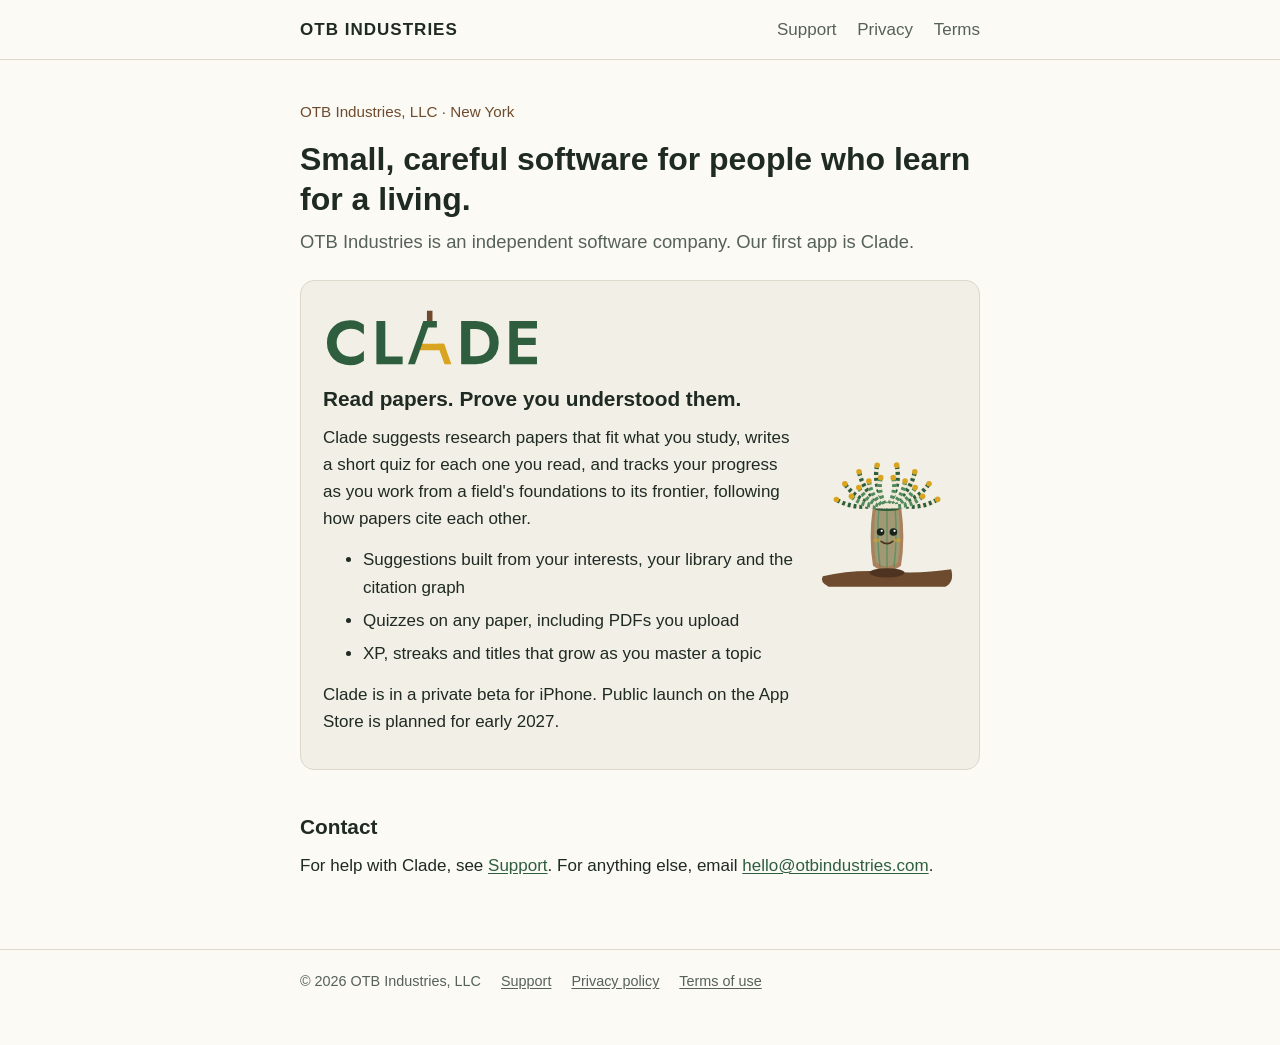
<file: index.html>
<!doctype html>
<html lang="en">
  <head>
    <meta charset="utf-8" />
    <meta name="viewport" content="width=device-width, initial-scale=1" />
    <title>OTB Industries</title>
    <meta
      name="description"
      content="OTB Industries makes Clade, an app that helps researchers read papers, test what they learned with short quizzes, and master a field through its citation network."
    />
    <link rel="icon" href="/assets/clade-mark-light.svg" type="image/svg+xml" />
    <link rel="stylesheet" href="/assets/site.css" />
  </head>
  <body>
    <header class="site">
      <div class="wrap">
        <a class="brand" href="/">OTB INDUSTRIES</a>
        <nav class="site">
          <a href="/support/">Support</a>
          <a href="/privacy/">Privacy</a>
          <a href="/terms/">Terms</a>
        </nav>
      </div>
    </header>

    <main class="wrap">
      <p class="updated">OTB Industries, LLC · New York</p>
      <h1>Small, careful software for people who learn for a living.</h1>
      <p class="lede">
        OTB Industries is an independent software company. Our first app is Clade.
      </p>

      <section class="card" aria-labelledby="clade">
        <div class="hero">
          <div>
            <picture>
              <source srcset="/assets/clade-wordmark-dark.svg" media="(prefers-color-scheme: dark)" />
              <img class="wordmark" src="/assets/clade-wordmark-light.svg" alt="Clade" />
            </picture>
            <h2 id="clade">Read papers. Prove you understood them.</h2>
            <p>
              Clade suggests research papers that fit what you study, writes a short quiz for each
              one you read, and tracks your progress as you work from a field's foundations to its
              frontier, following how papers cite each other.
            </p>
            <ul>
              <li>Suggestions built from your interests, your library and the citation graph</li>
              <li>Quizzes on any paper, including PDFs you upload</li>
              <li>XP, streaks and titles that grow as you master a topic</li>
            </ul>
            <p>Clade is in a private beta for iPhone. Public launch on the App Store is planned for early 2027.</p>
          </div>
          <img
            class="mascot"
            src="/assets/nematostella.svg"
            alt="Nematostella, the starlet sea anemone and Clade's mascot"
          />
        </div>
      </section>

      <h2>Contact</h2>
      <p>
        For help with Clade, see <a href="/support/">Support</a>. For anything else, email
        <a href="mailto:hello@otbindustries.com">hello@otbindustries.com</a>.
      </p>
    </main>

    <footer class="site">
      <div class="wrap">
        <ul class="links">
          <li>© 2026 OTB Industries, LLC</li>
          <li><a href="/support/">Support</a></li>
          <li><a href="/privacy/">Privacy policy</a></li>
          <li><a href="/terms/">Terms of use</a></li>
        </ul>
      </div>
    </footer>
  </body>
</html>
</file>
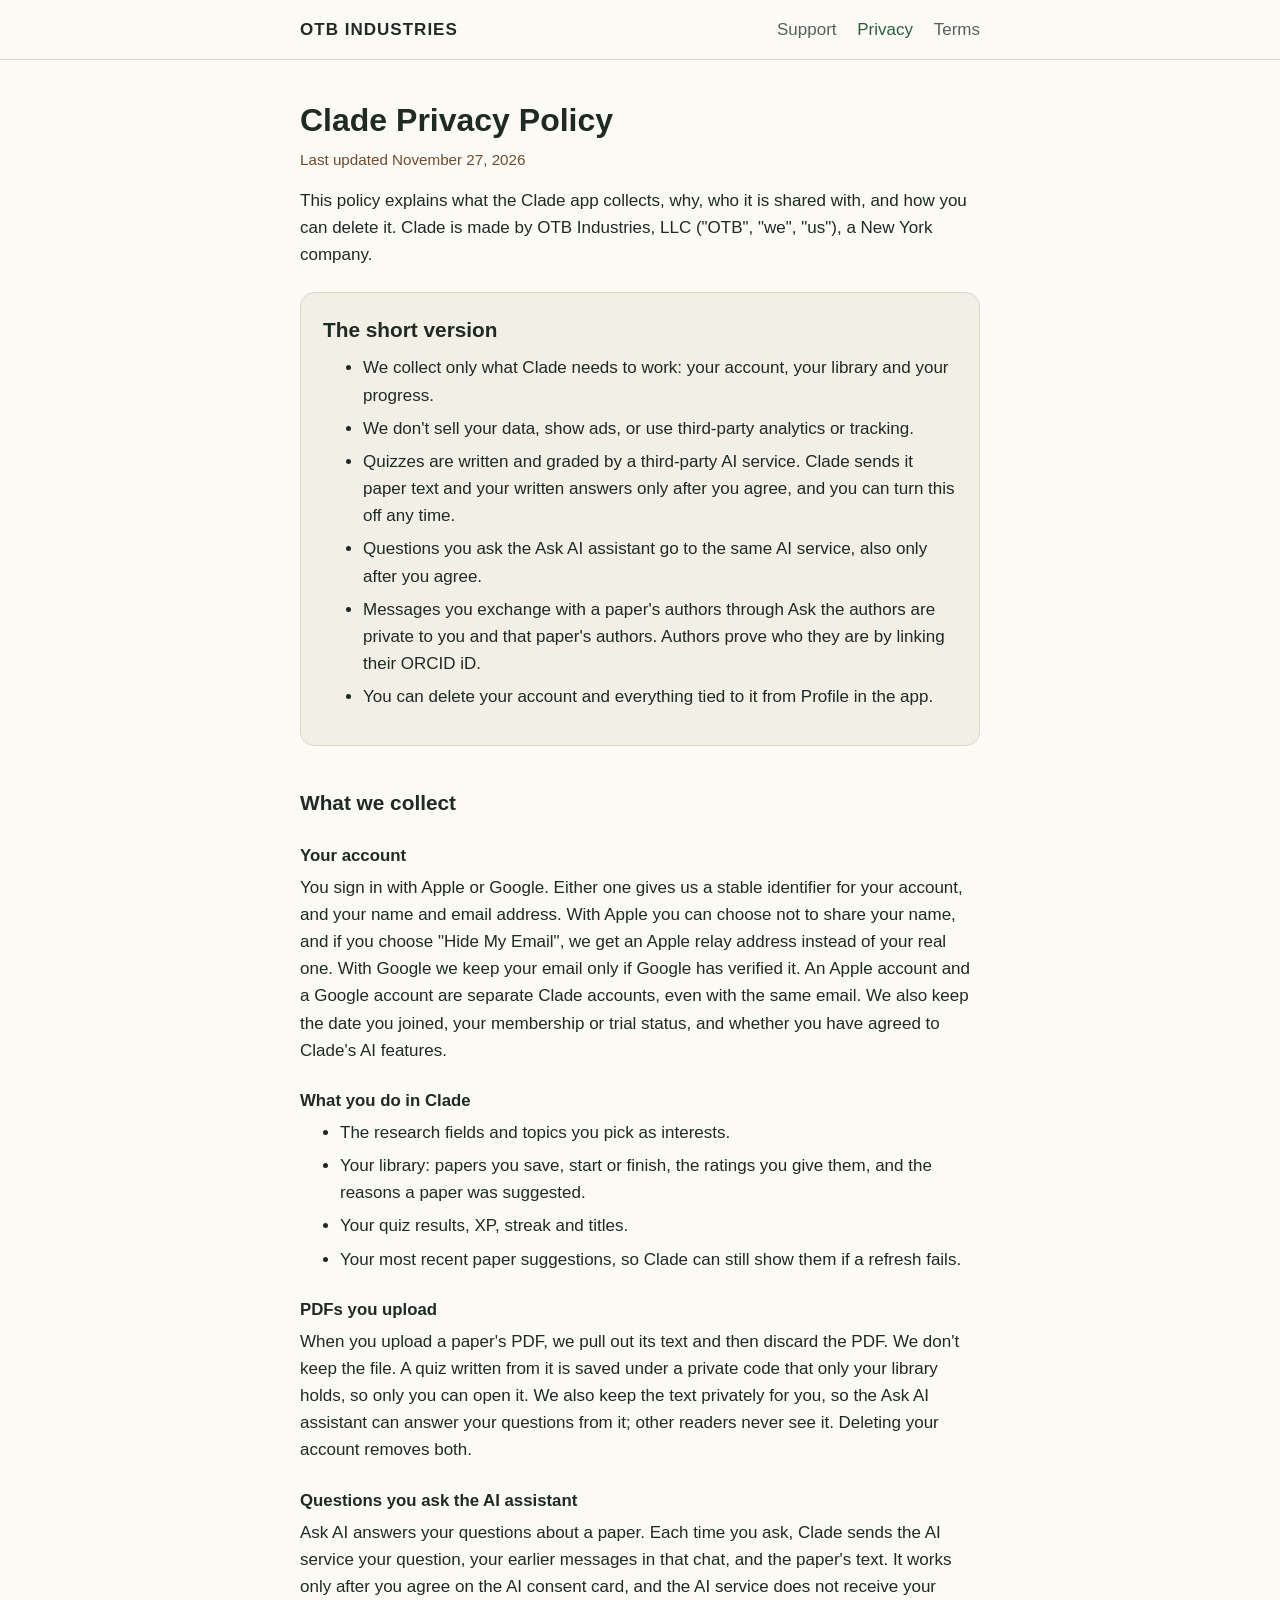
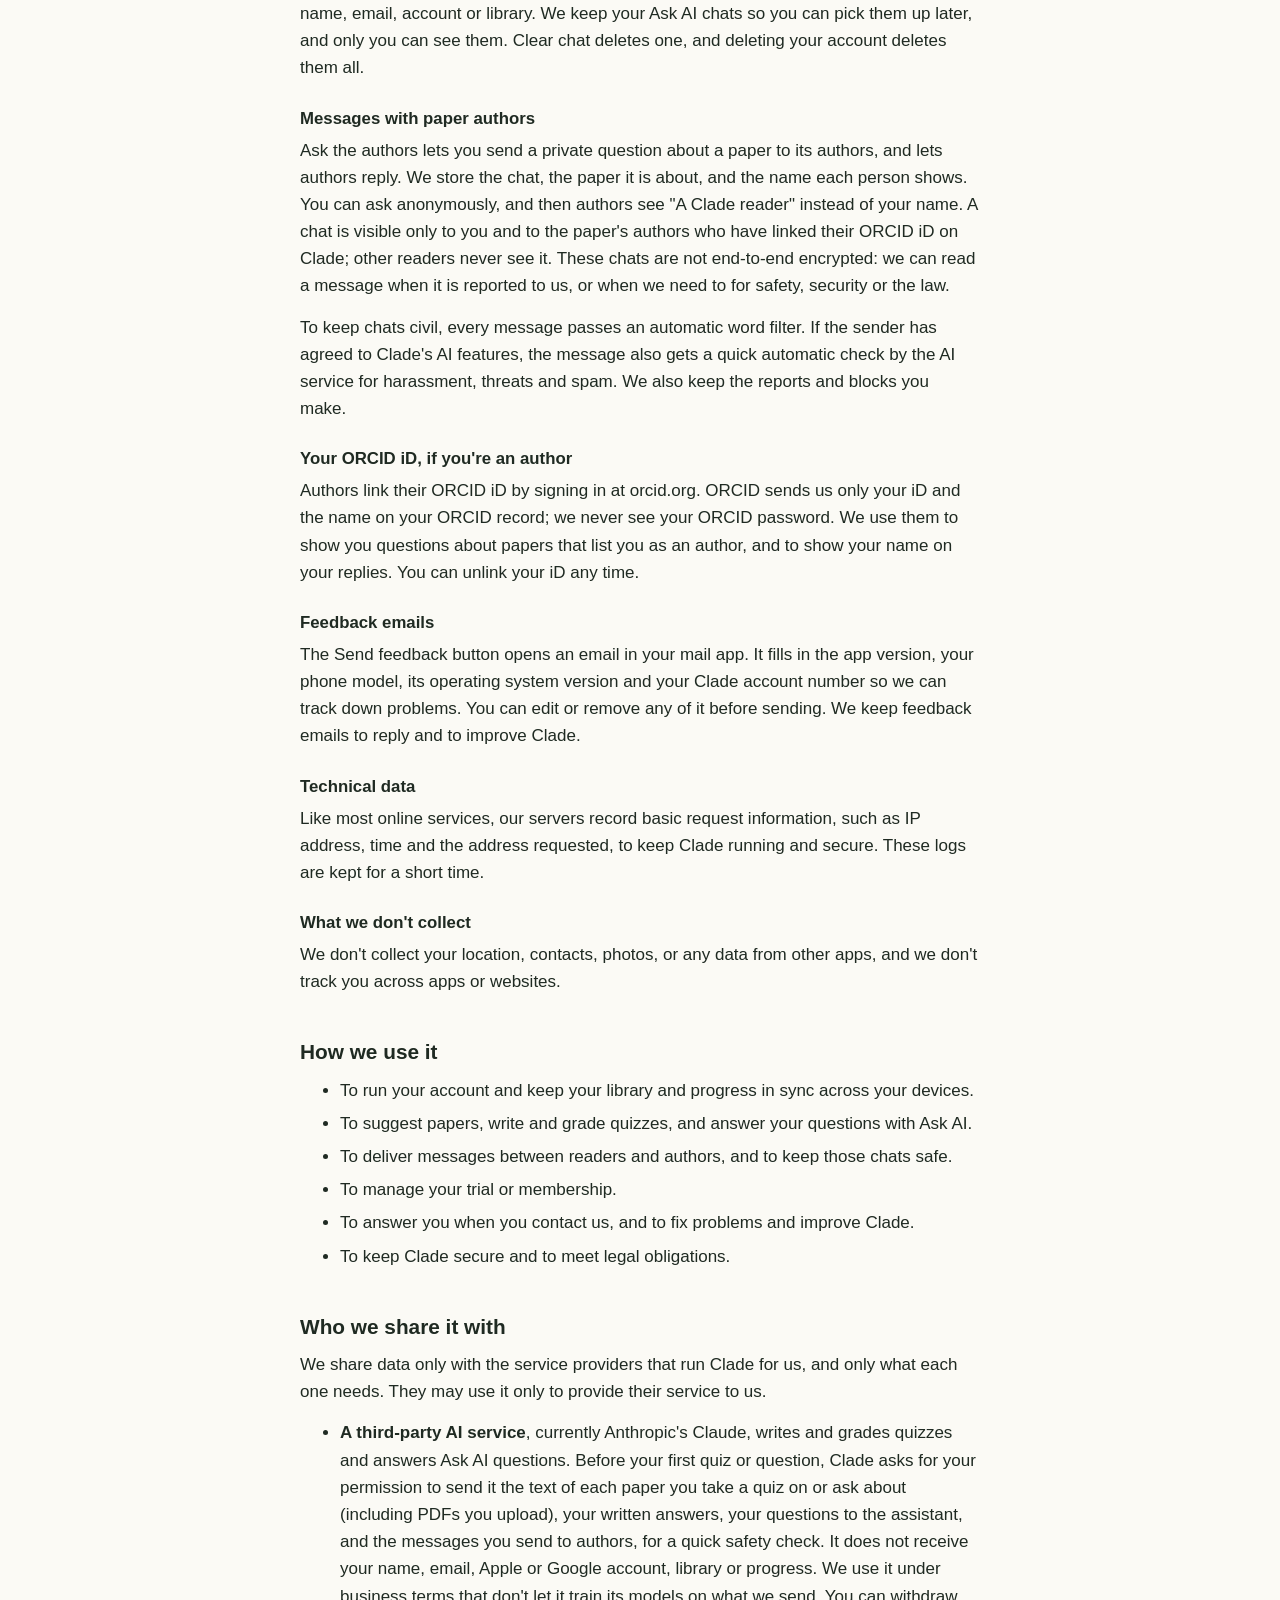
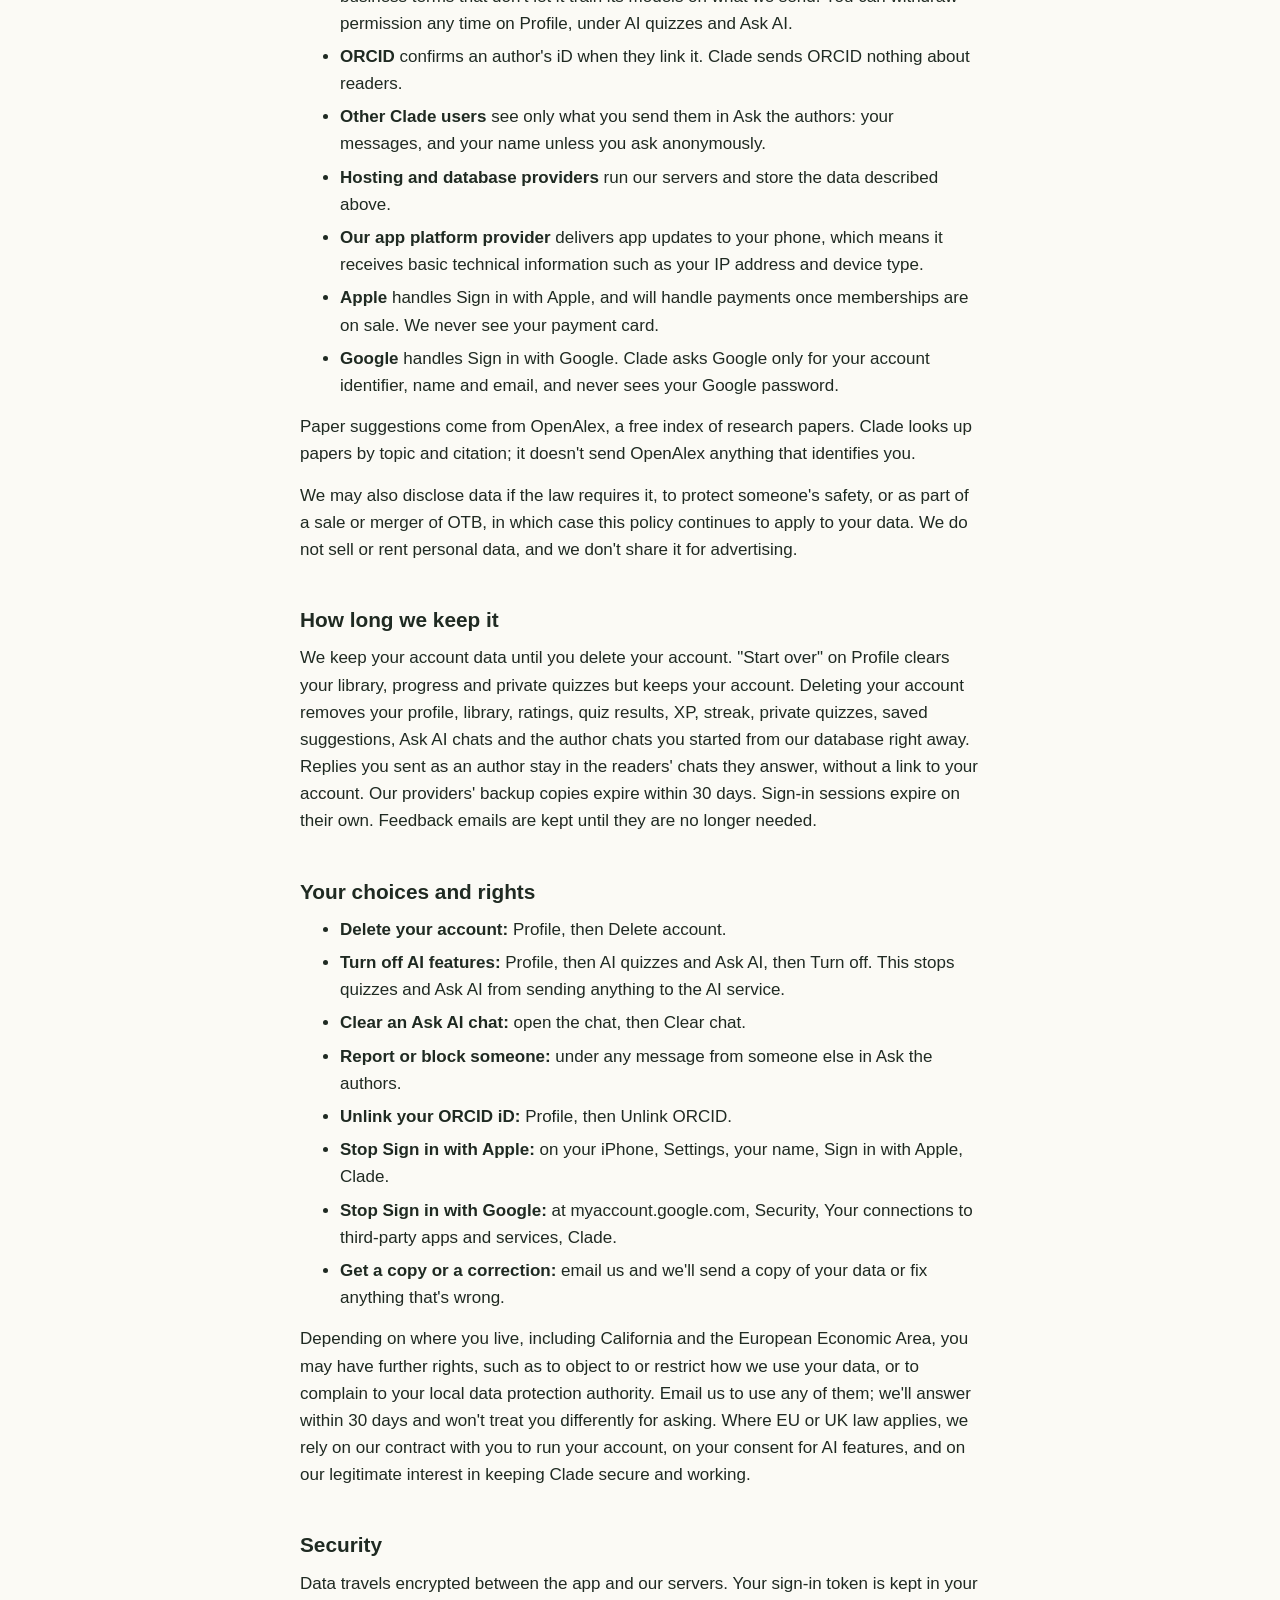
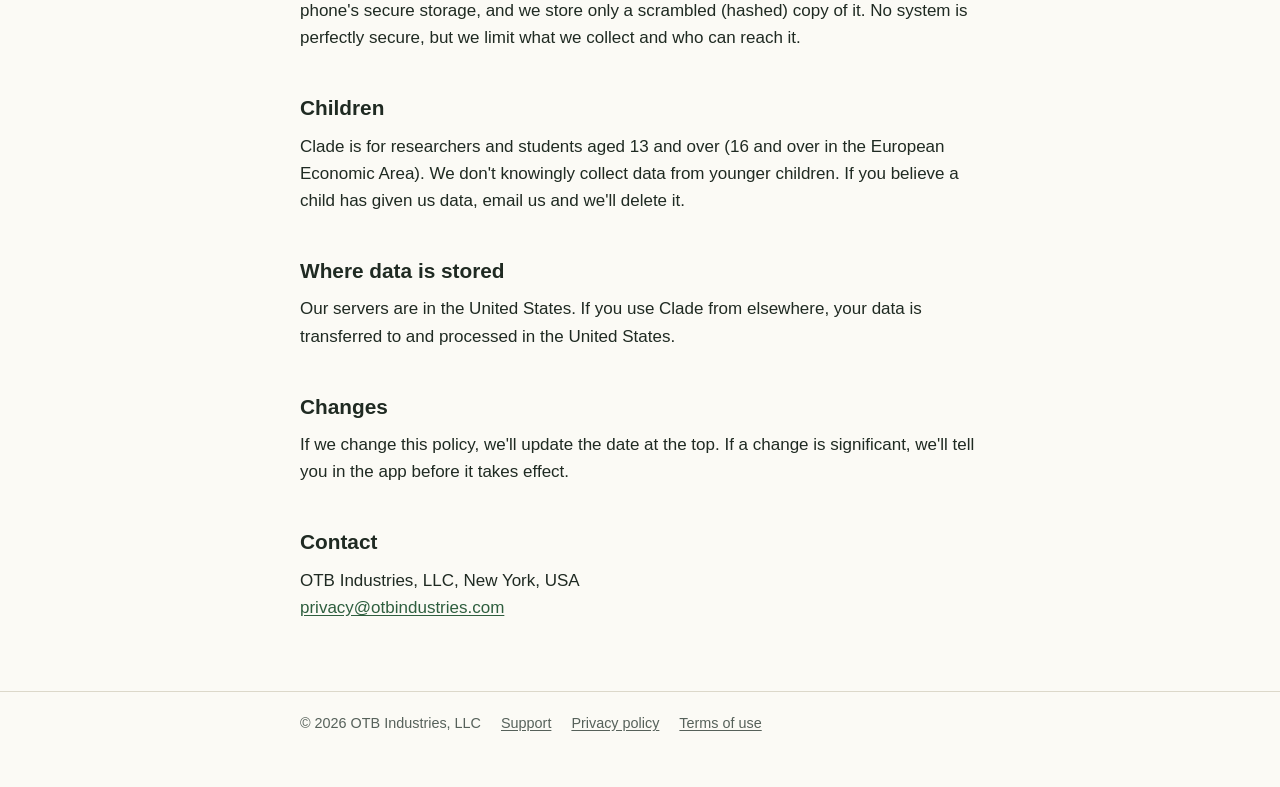
<file: privacy/index.html>
<!doctype html>
<html lang="en">
  <head>
    <meta charset="utf-8" />
    <meta name="viewport" content="width=device-width, initial-scale=1" />
    <title>Clade Privacy Policy</title>
    <meta name="description" content="What Clade collects, why, who it is shared with, and how to delete it." />
    <link rel="icon" href="/assets/clade-mark-light.svg" type="image/svg+xml" />
    <link rel="stylesheet" href="/assets/site.css" />
  </head>
  <body>
    <header class="site">
      <div class="wrap">
        <a class="brand" href="/">OTB INDUSTRIES</a>
        <nav class="site">
          <a href="/support/">Support</a>
          <a href="/privacy/" aria-current="page">Privacy</a>
          <a href="/terms/">Terms</a>
        </nav>
      </div>
    </header>

    <main class="wrap">
      <h1>Clade Privacy Policy</h1>
      <p class="updated">Last updated November 27, 2026</p>
      <p>
        This policy explains what the Clade app collects, why, who it is shared with, and how you
        can delete it. Clade is made by OTB Industries, LLC ("OTB", "we", "us"), a New York company.
      </p>

      <div class="card">
        <h2>The short version</h2>
        <ul>
          <li>We collect only what Clade needs to work: your account, your library and your progress.</li>
          <li>We don't sell your data, show ads, or use third-party analytics or tracking.</li>
          <li>
            Quizzes are written and graded by a third-party AI service. Clade sends it paper text
            and your written answers only after you agree, and you can turn this off any time.
          </li>
          <li>
            Questions you ask the Ask AI assistant go to the same AI service, also only after you
            agree.
          </li>
          <li>
            Messages you exchange with a paper's authors through Ask the authors are private to you
            and that paper's authors. Authors prove who they are by linking their ORCID iD.
          </li>
          <li>You can delete your account and everything tied to it from Profile in the app.</li>
        </ul>
      </div>

      <h2>What we collect</h2>
      <h3>Your account</h3>
      <p>
        You sign in with Apple or Google. Either one gives us a stable identifier for your account,
        and your name and email address. With Apple you can choose not to share your name, and if
        you choose "Hide My Email", we get an Apple relay address instead of your real one. With
        Google we keep your email only if Google has verified it. An Apple account and a Google
        account are separate Clade accounts, even with the same email. We also keep the date you joined, your
        membership or trial status, and whether you have agreed to Clade's AI features.
      </p>
      <h3>What you do in Clade</h3>
      <ul>
        <li>The research fields and topics you pick as interests.</li>
        <li>
          Your library: papers you save, start or finish, the ratings you give them, and the reasons
          a paper was suggested.
        </li>
        <li>Your quiz results, XP, streak and titles.</li>
        <li>Your most recent paper suggestions, so Clade can still show them if a refresh fails.</li>
      </ul>
      <h3>PDFs you upload</h3>
      <p>
        When you upload a paper's PDF, we pull out its text and then discard the PDF. We don't keep
        the file. A quiz written from it is saved under a private code that only your library
        holds, so only you can open it. We also keep the text privately for you, so the Ask AI
        assistant can answer your questions from it; other readers never see it. Deleting your
        account removes both.
      </p>
      <h3>Questions you ask the AI assistant</h3>
      <p>
        Ask AI answers your questions about a paper. Each time you ask, Clade sends the AI service
        your question, your earlier messages in that chat, and the paper's text. It works only after
        you agree on the AI consent card, and the AI service does not receive your name, email,
        account or library. We keep your Ask AI chats so you can pick them up later, and only you
        can see them. Clear chat deletes one, and deleting your account deletes them all.
      </p>
      <h3>Messages with paper authors</h3>
      <p>
        Ask the authors lets you send a private question about a paper to its authors, and lets
        authors reply. We store the chat, the paper it is about, and the name each person shows.
        You can ask anonymously, and then authors see "A Clade reader" instead of your name. A chat
        is visible only to you and to the paper's authors who have linked their ORCID iD on Clade;
        other readers never see it. These chats are not end-to-end encrypted: we can read a message
        when it is reported to us, or when we need to for safety, security or the law.
      </p>
      <p>
        To keep chats civil, every message passes an automatic word filter. If the sender has agreed
        to Clade's AI features, the message also gets a quick automatic check by the AI service for
        harassment, threats and spam. We also keep the reports and blocks you make.
      </p>
      <h3>Your ORCID iD, if you're an author</h3>
      <p>
        Authors link their ORCID iD by signing in at orcid.org. ORCID sends us only your iD and the
        name on your ORCID record; we never see your ORCID password. We use them to show you
        questions about papers that list you as an author, and to show your name on your replies.
        You can unlink your iD any time.
      </p>
      <h3>Feedback emails</h3>
      <p>
        The Send feedback button opens an email in your mail app. It fills in the app version, your
        phone model, its operating system version and your Clade account number so we can track
        down problems. You can edit or remove any of it before sending. We keep feedback emails to
        reply and to improve Clade.
      </p>
      <h3>Technical data</h3>
      <p>
        Like most online services, our servers record basic request information, such as IP
        address, time and the address requested, to keep Clade running and secure. These logs are
        kept for a short time.
      </p>
      <h3>What we don't collect</h3>
      <p>
        We don't collect your location, contacts, photos, or any data from other apps, and we don't
        track you across apps or websites.
      </p>

      <h2>How we use it</h2>
      <ul>
        <li>To run your account and keep your library and progress in sync across your devices.</li>
        <li>To suggest papers, write and grade quizzes, and answer your questions with Ask AI.</li>
        <li>To deliver messages between readers and authors, and to keep those chats safe.</li>
        <li>To manage your trial or membership.</li>
        <li>To answer you when you contact us, and to fix problems and improve Clade.</li>
        <li>To keep Clade secure and to meet legal obligations.</li>
      </ul>

      <h2>Who we share it with</h2>
      <p>
        We share data only with the service providers that run Clade for us, and only what each one
        needs. They may use it only to provide their service to us.
      </p>
      <ul>
        <li>
          <strong>A third-party AI service</strong>, currently Anthropic's Claude, writes and grades
          quizzes and answers Ask AI questions. Before your first quiz or question, Clade asks for
          your permission to send it the text of each paper you take a quiz on or ask about
          (including PDFs you upload), your written answers, your questions to the assistant, and
          the messages you send to authors, for a quick safety check. It does not receive your name,
          email, Apple or Google account, library or progress. We use it under business terms that don't let it
          train its models on what we send. You can withdraw permission any time on Profile, under
          AI quizzes and Ask AI.
        </li>
        <li>
          <strong>ORCID</strong> confirms an author's iD when they link it. Clade sends ORCID
          nothing about readers.
        </li>
        <li>
          <strong>Other Clade users</strong> see only what you send them in Ask the authors: your
          messages, and your name unless you ask anonymously.
        </li>
        <li>
          <strong>Hosting and database providers</strong> run our servers and store the data
          described above.
        </li>
        <li>
          <strong>Our app platform provider</strong> delivers app updates to your phone, which means
          it receives basic technical information such as your IP address and device type.
        </li>
        <li>
          <strong>Apple</strong> handles Sign in with Apple, and will handle payments once
          memberships are on sale. We never see your payment card.
        </li>
        <li>
          <strong>Google</strong> handles Sign in with Google. Clade asks Google only for your
          account identifier, name and email, and never sees your Google password.
        </li>
      </ul>
      <p>
        Paper suggestions come from OpenAlex, a free index of research papers. Clade looks up papers
        by topic and citation; it doesn't send OpenAlex anything that identifies you.
      </p>
      <p>
        We may also disclose data if the law requires it, to protect someone's safety, or as part of
        a sale or merger of OTB, in which case this policy continues to apply to your data. We do
        not sell or rent personal data, and we don't share it for advertising.
      </p>

      <h2>How long we keep it</h2>
      <p>
        We keep your account data until you delete your account. "Start over" on Profile clears your
        library, progress and private quizzes but keeps your account. Deleting your account
        removes your profile, library, ratings, quiz results, XP, streak, private quizzes, saved
        suggestions, Ask AI chats and the author chats you started from our database right away.
        Replies you sent as an author stay in the readers' chats they answer, without a link to your
        account. Our providers' backup copies expire within 30 days. Sign-in sessions
        expire on their own. Feedback emails are kept until they are no longer needed.
      </p>

      <h2>Your choices and rights</h2>
      <ul>
        <li><strong>Delete your account:</strong> Profile, then Delete account.</li>
        <li>
          <strong>Turn off AI features:</strong> Profile, then AI quizzes and Ask AI, then Turn off. This stops
          quizzes and Ask AI from sending anything to the AI service.
        </li>
        <li><strong>Clear an Ask AI chat:</strong> open the chat, then Clear chat.</li>
        <li>
          <strong>Report or block someone:</strong> under any message from someone else in Ask the
          authors.
        </li>
        <li><strong>Unlink your ORCID iD:</strong> Profile, then Unlink ORCID.</li>
        <li>
          <strong>Stop Sign in with Apple:</strong> on your iPhone, Settings, your name, Sign in
          with Apple, Clade.
        </li>
        <li>
          <strong>Stop Sign in with Google:</strong> at myaccount.google.com, Security, Your
          connections to third-party apps and services, Clade.
        </li>
        <li>
          <strong>Get a copy or a correction:</strong> email us and we'll send a copy of your data
          or fix anything that's wrong.
        </li>
      </ul>
      <p>
        Depending on where you live, including California and the European Economic Area, you may
        have further rights, such as to object to or restrict how we use your data, or to complain
        to your local data protection authority. Email us to use any of them; we'll answer within
        30 days and won't treat you differently for asking. Where EU or UK law applies, we rely on
        our contract with you to run your account, on your consent for AI features, and on our
        legitimate interest in keeping Clade secure and working.
      </p>

      <h2>Security</h2>
      <p>
        Data travels encrypted between the app and our servers. Your sign-in token is kept in your
        phone's secure storage, and we store only a scrambled (hashed) copy of it. No system is
        perfectly secure, but we limit what we collect and who can reach it.
      </p>

      <h2>Children</h2>
      <p>
        Clade is for researchers and students aged 13 and over (16 and over in the European
        Economic Area). We don't knowingly collect data from younger children. If you believe a
        child has given us data, email us and we'll delete it.
      </p>

      <h2>Where data is stored</h2>
      <p>
        Our servers are in the United States. If you use Clade from elsewhere, your data is
        transferred to and processed in the United States.
      </p>

      <h2>Changes</h2>
      <p>
        If we change this policy, we'll update the date at the top. If a change is significant,
        we'll tell you in the app before it takes effect.
      </p>

      <h2>Contact</h2>
      <p>
        OTB Industries, LLC, New York, USA<br />
        <a href="mailto:privacy@otbindustries.com">privacy@otbindustries.com</a>
      </p>
    </main>

    <footer class="site">
      <div class="wrap">
        <ul class="links">
          <li>© 2026 OTB Industries, LLC</li>
          <li><a href="/support/">Support</a></li>
          <li><a href="/privacy/">Privacy policy</a></li>
          <li><a href="/terms/">Terms of use</a></li>
        </ul>
      </div>
    </footer>
  </body>
</html>
</file>
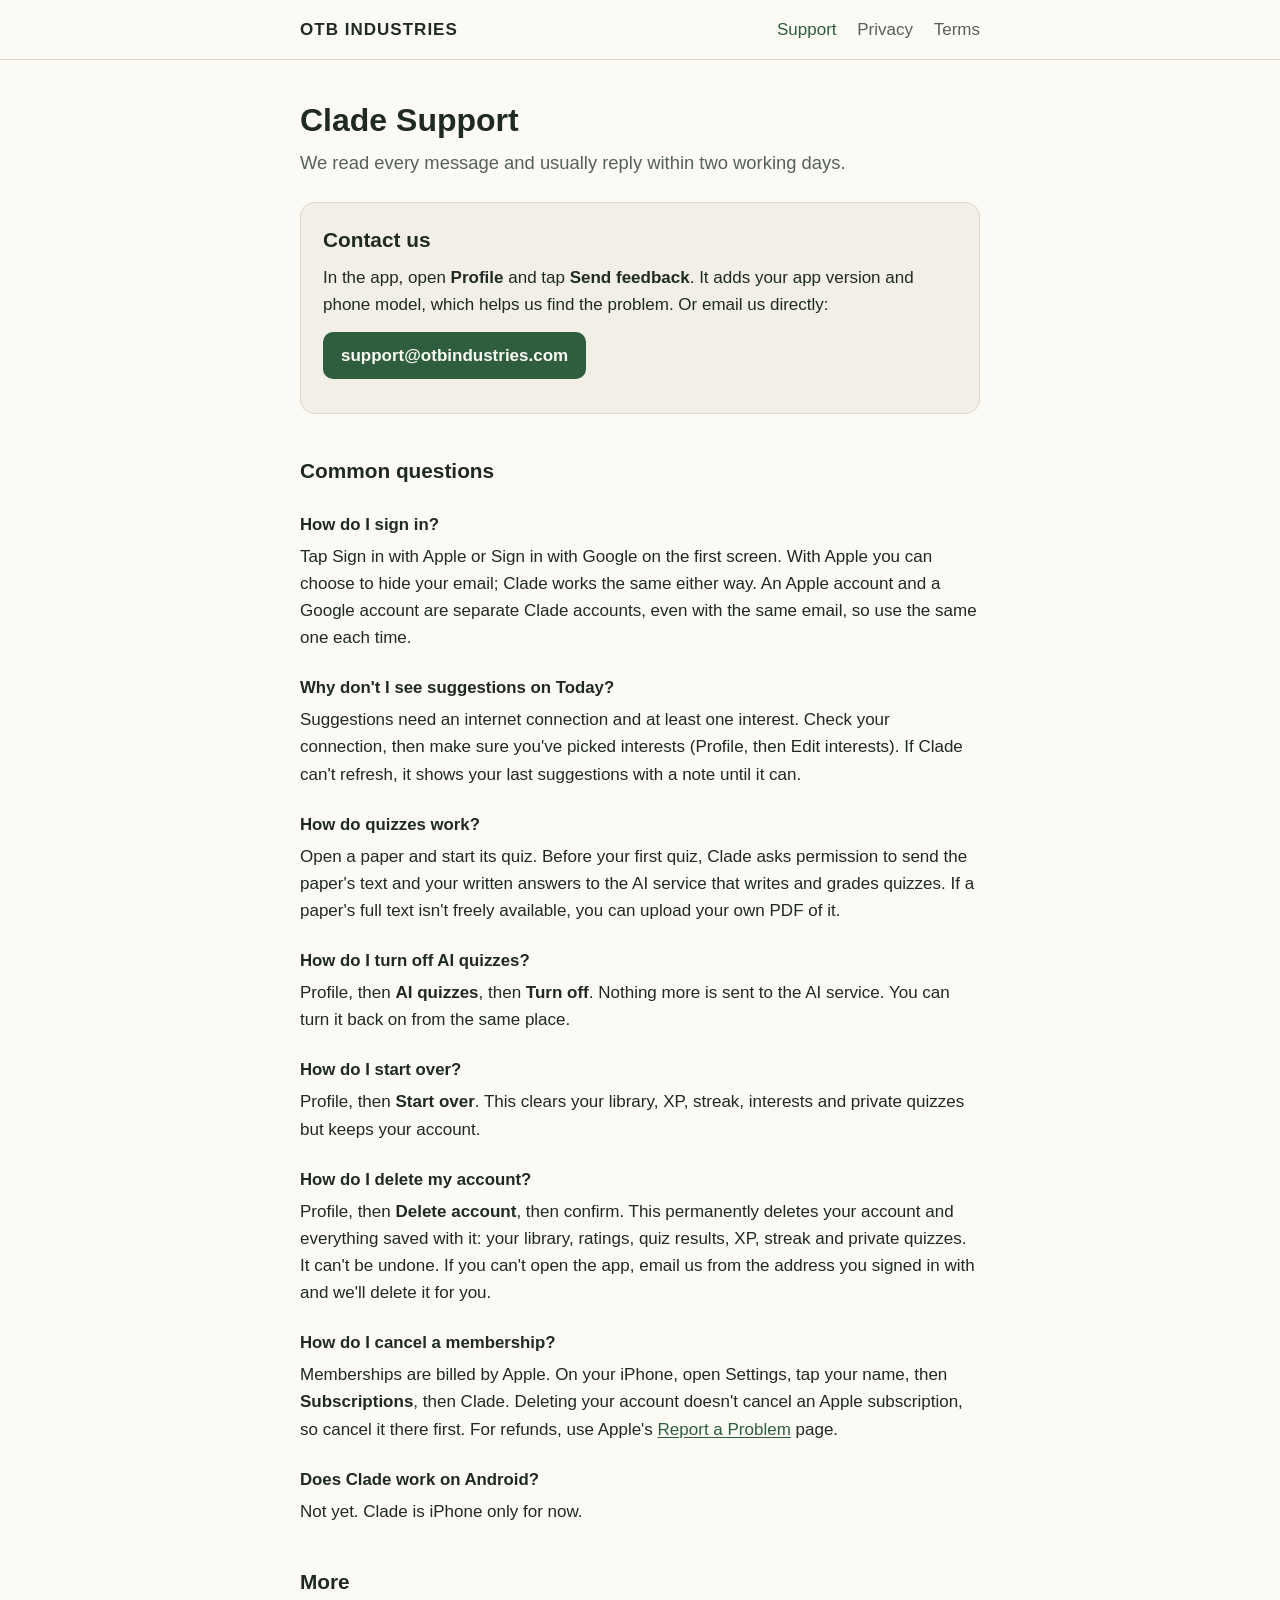
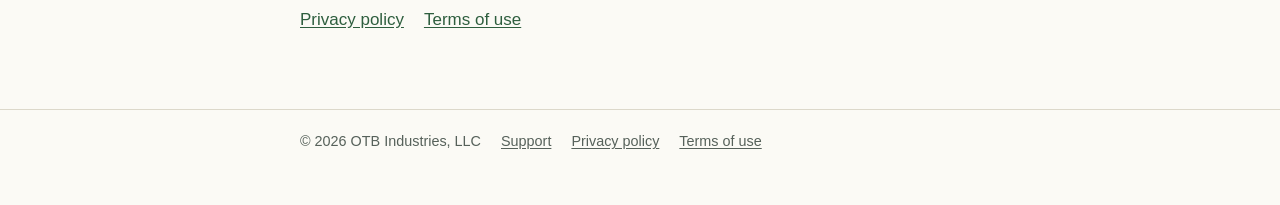
<file: support/index.html>
<!doctype html>
<html lang="en">
  <head>
    <meta charset="utf-8" />
    <meta name="viewport" content="width=device-width, initial-scale=1" />
    <title>Clade Support</title>
    <meta name="description" content="Get help with Clade: contact us, answers to common questions, and how to delete your account." />
    <link rel="icon" href="/assets/clade-mark-light.svg" type="image/svg+xml" />
    <link rel="stylesheet" href="/assets/site.css" />
  </head>
  <body>
    <header class="site">
      <div class="wrap">
        <a class="brand" href="/">OTB INDUSTRIES</a>
        <nav class="site">
          <a href="/support/" aria-current="page">Support</a>
          <a href="/privacy/">Privacy</a>
          <a href="/terms/">Terms</a>
        </nav>
      </div>
    </header>

    <main class="wrap">
      <h1>Clade Support</h1>
      <p class="lede">We read every message and usually reply within two working days.</p>

      <div class="card">
        <h2>Contact us</h2>
        <p>
          In the app, open <strong>Profile</strong> and tap <strong>Send feedback</strong>. It adds
          your app version and phone model, which helps us find the problem. Or email us directly:
        </p>
        <p><a class="button" href="mailto:support@otbindustries.com">support@otbindustries.com</a></p>
      </div>

      <h2>Common questions</h2>

      <h3>How do I sign in?</h3>
      <p>
        Tap Sign in with Apple or Sign in with Google on the first screen. With Apple you can choose
        to hide your email; Clade works the same either way. An Apple account and a Google account
        are separate Clade accounts, even with the same email, so use the same one each time.
      </p>

      <h3>Why don't I see suggestions on Today?</h3>
      <p>
        Suggestions need an internet connection and at least one interest. Check your connection,
        then make sure you've picked interests (Profile, then Edit interests). If Clade can't
        refresh, it shows your last suggestions with a note until it can.
      </p>

      <h3>How do quizzes work?</h3>
      <p>
        Open a paper and start its quiz. Before your first quiz, Clade asks permission to send the
        paper's text and your written answers to the AI service that writes and grades quizzes. If
        a paper's full text isn't freely available, you can upload your own PDF of it.
      </p>

      <h3>How do I turn off AI quizzes?</h3>
      <p>
        Profile, then <strong>AI quizzes</strong>, then <strong>Turn off</strong>. Nothing more is
        sent to the AI service. You can turn it back on from the same place.
      </p>

      <h3>How do I start over?</h3>
      <p>
        Profile, then <strong>Start over</strong>. This clears your library, XP, streak, interests
        and private quizzes but keeps your account.
      </p>

      <h3 id="delete-account">How do I delete my account?</h3>
      <p>
        Profile, then <strong>Delete account</strong>, then confirm. This permanently deletes your
        account and everything saved with it: your library, ratings, quiz results, XP, streak and
        private quizzes. It can't be undone. If you can't open the app, email us from the address
        you signed in with and we'll delete it for you.
      </p>

      <h3>How do I cancel a membership?</h3>
      <p>
        Memberships are billed by Apple. On your iPhone, open Settings, tap your name, then
        <strong>Subscriptions</strong>, then Clade. Deleting your account doesn't cancel an Apple
        subscription, so cancel it there first. For refunds, use Apple's
        <a href="https://reportaproblem.apple.com">Report a Problem</a> page.
      </p>

      <h3>Does Clade work on Android?</h3>
      <p>Not yet. Clade is iPhone only for now.</p>

      <h2>More</h2>
      <ul class="links">
        <li><a href="/privacy/">Privacy policy</a></li>
        <li><a href="/terms/">Terms of use</a></li>
      </ul>
    </main>

    <footer class="site">
      <div class="wrap">
        <ul class="links">
          <li>© 2026 OTB Industries, LLC</li>
          <li><a href="/support/">Support</a></li>
          <li><a href="/privacy/">Privacy policy</a></li>
          <li><a href="/terms/">Terms of use</a></li>
        </ul>
      </div>
    </footer>
  </body>
</html>
</file>
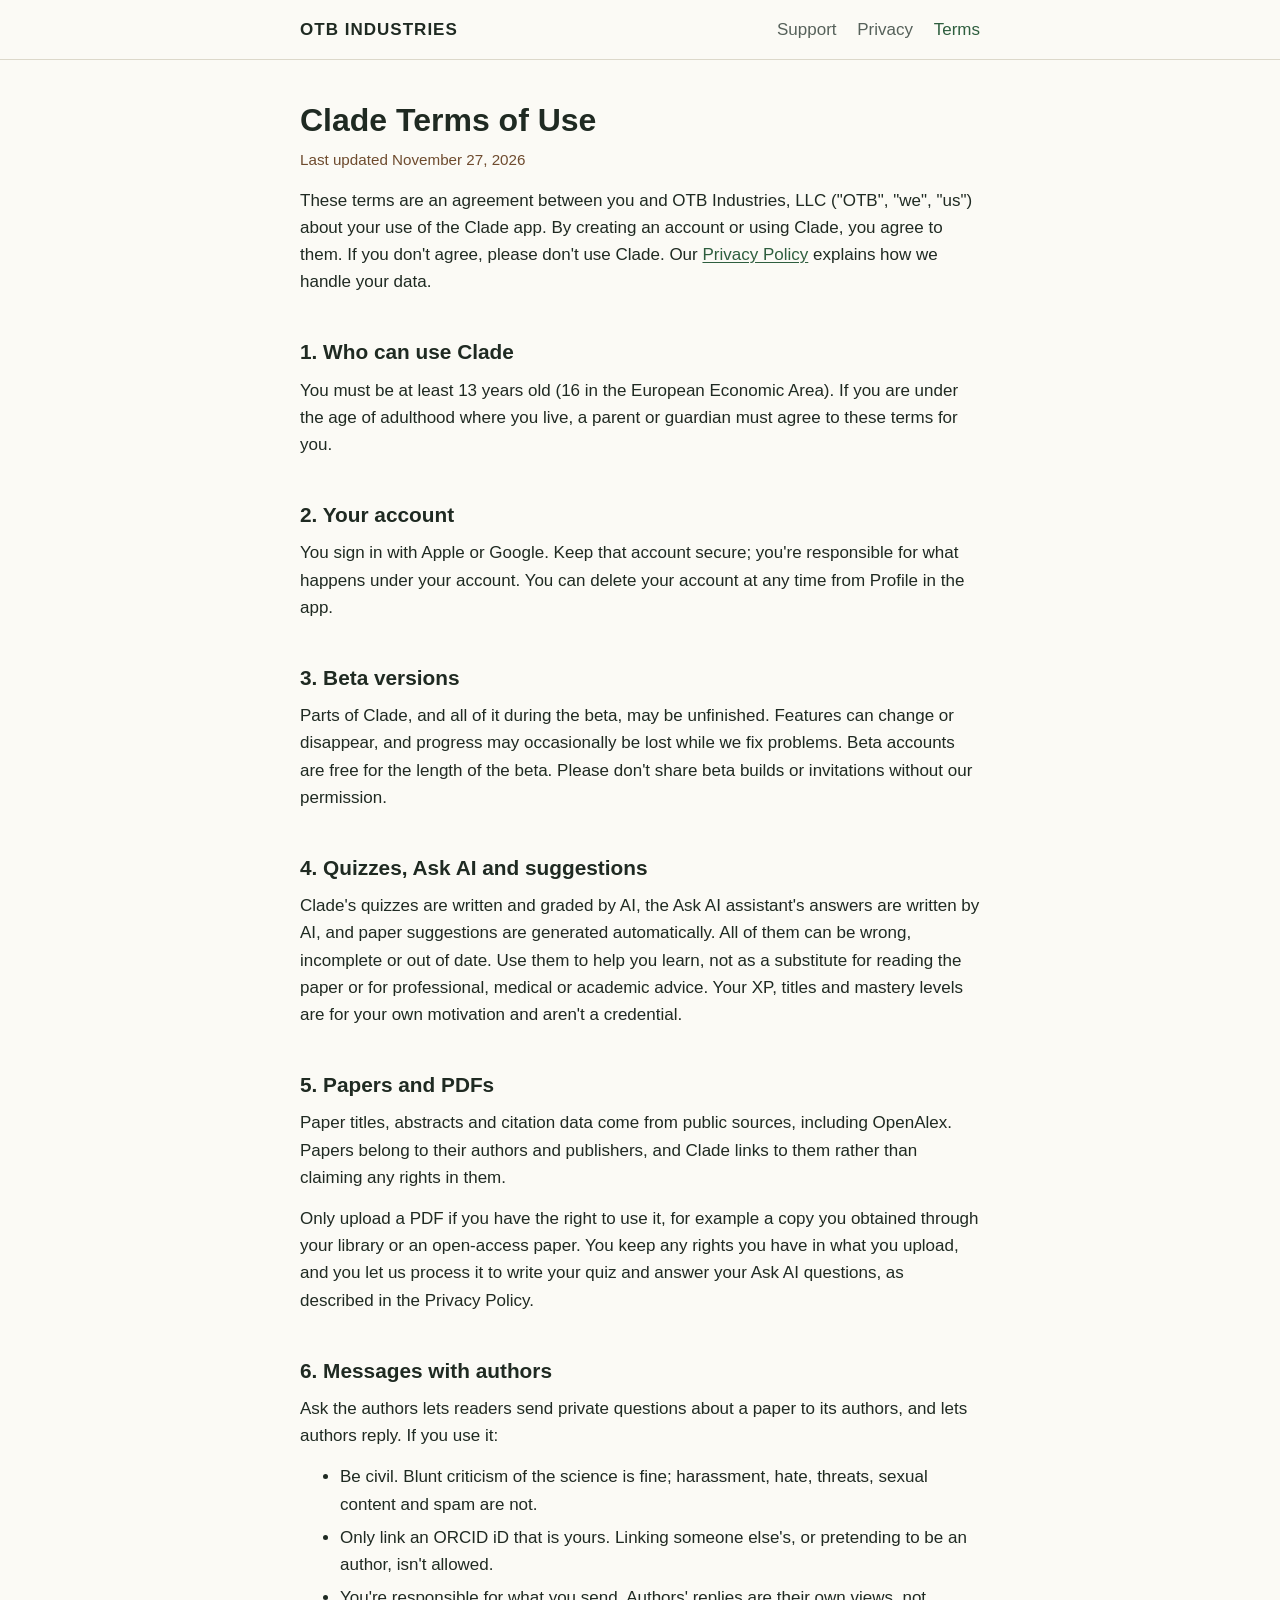
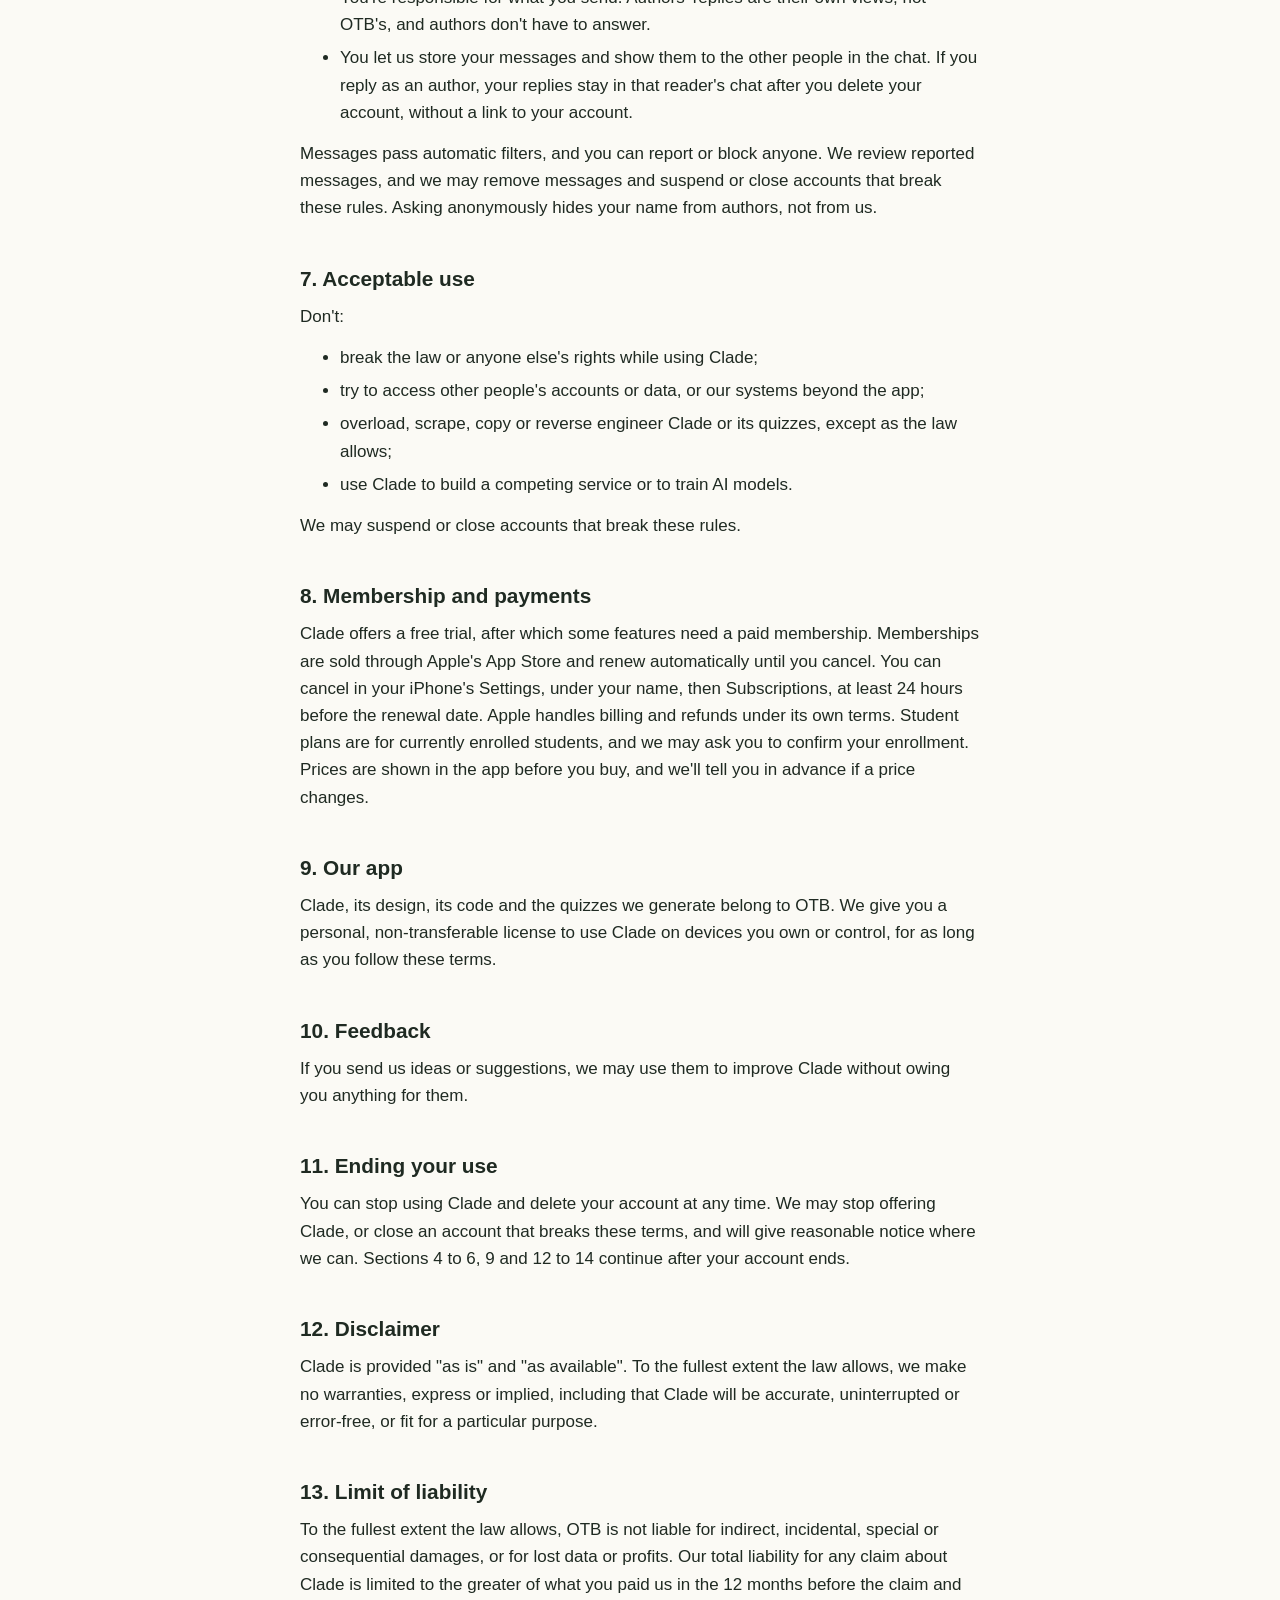
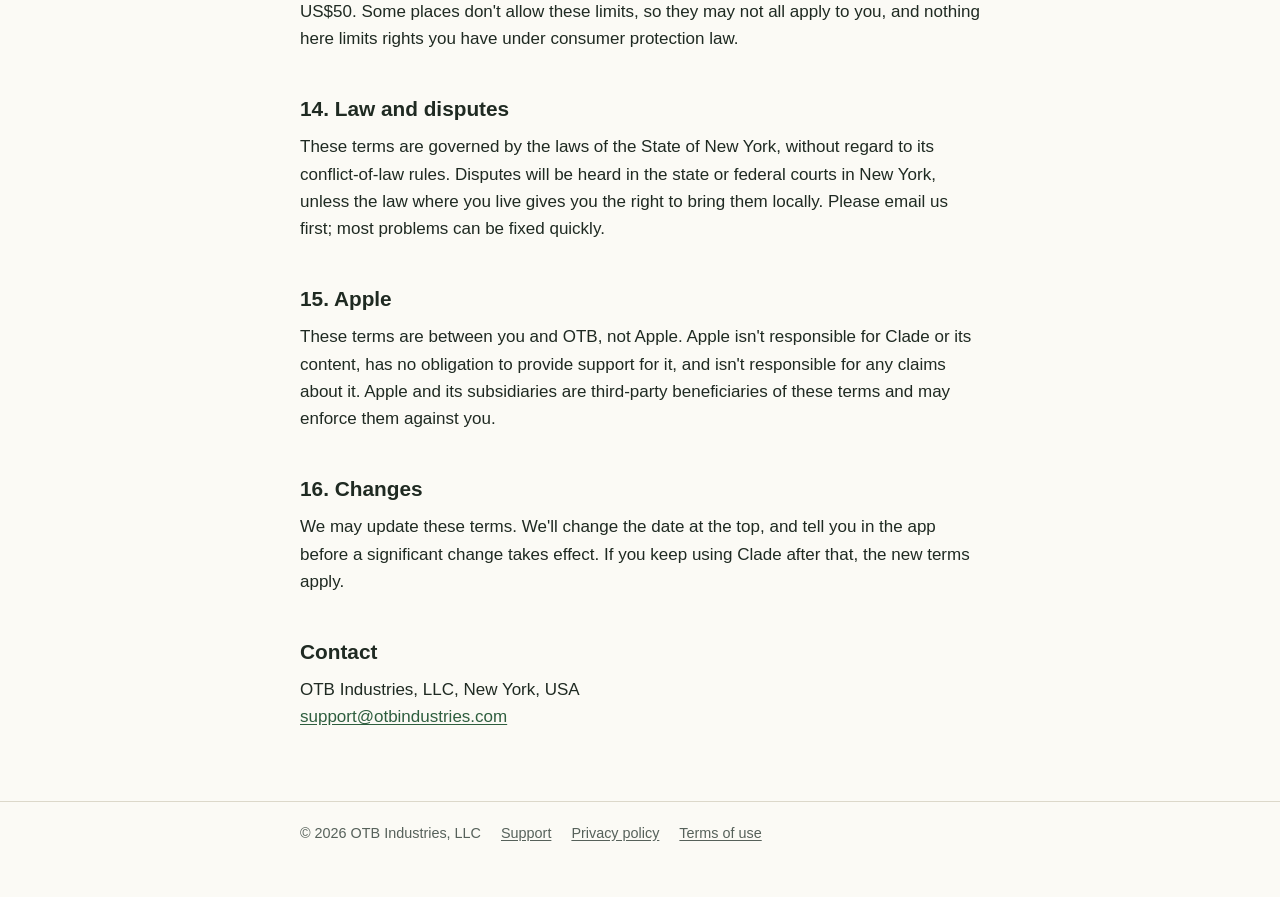
<file: terms/index.html>
<!doctype html>
<html lang="en">
  <head>
    <meta charset="utf-8" />
    <meta name="viewport" content="width=device-width, initial-scale=1" />
    <title>Clade Terms of Use</title>
    <meta name="description" content="The terms for using the Clade app." />
    <link rel="icon" href="/assets/clade-mark-light.svg" type="image/svg+xml" />
    <link rel="stylesheet" href="/assets/site.css" />
  </head>
  <body>
    <header class="site">
      <div class="wrap">
        <a class="brand" href="/">OTB INDUSTRIES</a>
        <nav class="site">
          <a href="/support/">Support</a>
          <a href="/privacy/">Privacy</a>
          <a href="/terms/" aria-current="page">Terms</a>
        </nav>
      </div>
    </header>

    <main class="wrap">
      <h1>Clade Terms of Use</h1>
      <p class="updated">Last updated November 27, 2026</p>
      <p>
        These terms are an agreement between you and OTB Industries, LLC ("OTB", "we", "us") about
        your use of the Clade app. By creating an account or using Clade, you agree to them. If you
        don't agree, please don't use Clade. Our <a href="/privacy/">Privacy Policy</a> explains how
        we handle your data.
      </p>

      <h2>1. Who can use Clade</h2>
      <p>
        You must be at least 13 years old (16 in the European Economic Area). If you are under the
        age of adulthood where you live, a parent or guardian must agree to these terms for you.
      </p>

      <h2>2. Your account</h2>
      <p>
        You sign in with Apple or Google. Keep that account secure; you're responsible for what happens under
        your account. You can delete your account at any time from Profile in the app.
      </p>

      <h2>3. Beta versions</h2>
      <p>
        Parts of Clade, and all of it during the beta, may be unfinished. Features can change or
        disappear, and progress may occasionally be lost while we fix problems. Beta accounts are
        free for the length of the beta. Please don't share beta builds or invitations without our
        permission.
      </p>

      <h2>4. Quizzes, Ask AI and suggestions</h2>
      <p>
        Clade's quizzes are written and graded by AI, the Ask AI assistant's answers are written by
        AI, and paper suggestions are generated automatically. All of them can be wrong, incomplete or out of date. Use them to help you learn, not
        as a substitute for reading the paper or for professional, medical or academic advice. Your
        XP, titles and mastery levels are for your own motivation and aren't a credential.
      </p>

      <h2>5. Papers and PDFs</h2>
      <p>
        Paper titles, abstracts and citation data come from public sources, including OpenAlex.
        Papers belong to their authors and publishers, and Clade links to them rather than claiming
        any rights in them.
      </p>
      <p>
        Only upload a PDF if you have the right to use it, for example a copy you obtained through
        your library or an open-access paper. You keep any rights you have in what you upload, and
        you let us process it to write your quiz and answer your Ask AI questions, as described in the Privacy Policy.
      </p>

      <h2>6. Messages with authors</h2>
      <p>
        Ask the authors lets readers send private questions about a paper to its authors, and lets
        authors reply. If you use it:
      </p>
      <ul>
        <li>
          Be civil. Blunt criticism of the science is fine; harassment, hate, threats, sexual content
          and spam are not.
        </li>
        <li>
          Only link an ORCID iD that is yours. Linking someone else's, or pretending to be an author,
          isn't allowed.
        </li>
        <li>
          You're responsible for what you send. Authors' replies are their own views, not OTB's, and
          authors don't have to answer.
        </li>
        <li>
          You let us store your messages and show them to the other people in the chat. If you reply
          as an author, your replies stay in that reader's chat after you delete your account,
          without a link to your account.
        </li>
      </ul>
      <p>
        Messages pass automatic filters, and you can report or block anyone. We review reported
        messages, and we may remove messages and suspend or close accounts that break these rules.
        Asking anonymously hides your name from authors, not from us.
      </p>

      <h2>7. Acceptable use</h2>
      <p>Don't:</p>
      <ul>
        <li>break the law or anyone else's rights while using Clade;</li>
        <li>try to access other people's accounts or data, or our systems beyond the app;</li>
        <li>overload, scrape, copy or reverse engineer Clade or its quizzes, except as the law allows;</li>
        <li>use Clade to build a competing service or to train AI models.</li>
      </ul>
      <p>We may suspend or close accounts that break these rules.</p>

      <h2>8. Membership and payments</h2>
      <p>
        Clade offers a free trial, after which some features need a paid membership. Memberships
        are sold through Apple's App Store and renew automatically until you cancel. You can cancel
        in your iPhone's Settings, under your name, then Subscriptions, at least 24 hours before the
        renewal date. Apple handles billing and refunds under its own terms. Student plans are for
        currently enrolled students, and we may ask you to confirm your enrollment. Prices are shown
        in the app before you buy, and we'll tell you in advance if a price changes.
      </p>

      <h2>9. Our app</h2>
      <p>
        Clade, its design, its code and the quizzes we generate belong to OTB. We give you a
        personal, non-transferable license to use Clade on devices you own or control, for as
        long as you follow these terms.
      </p>

      <h2>10. Feedback</h2>
      <p>
        If you send us ideas or suggestions, we may use them to improve Clade without owing you
        anything for them.
      </p>

      <h2>11. Ending your use</h2>
      <p>
        You can stop using Clade and delete your account at any time. We may stop offering Clade, or
        close an account that breaks these terms, and will give reasonable notice where we can.
        Sections 4 to 6, 9 and 12 to 14 continue after your account ends.
      </p>

      <h2>12. Disclaimer</h2>
      <p>
        Clade is provided "as is" and "as available". To the fullest extent the law allows, we make
        no warranties, express or implied, including that Clade will be accurate, uninterrupted or
        error-free, or fit for a particular purpose.
      </p>

      <h2>13. Limit of liability</h2>
      <p>
        To the fullest extent the law allows, OTB is not liable for indirect, incidental, special or
        consequential damages, or for lost data or profits. Our total liability for any claim about
        Clade is limited to the greater of what you paid us in the 12 months before the claim and
        US$50. Some places don't allow these limits, so they may not all apply to you, and nothing
        here limits rights you have under consumer protection law.
      </p>

      <h2>14. Law and disputes</h2>
      <p>
        These terms are governed by the laws of the State of New York, without regard to its
        conflict-of-law rules. Disputes will be heard in the state or federal courts in New York,
        unless the law where you live gives you the right to bring them locally. Please email us
        first; most problems can be fixed quickly.
      </p>

      <h2>15. Apple</h2>
      <p>
        These terms are between you and OTB, not Apple. Apple isn't responsible for Clade or its
        content, has no obligation to provide support for it, and isn't responsible for any claims
        about it. Apple and its subsidiaries are third-party beneficiaries of these terms and may
        enforce them against you.
      </p>

      <h2>16. Changes</h2>
      <p>
        We may update these terms. We'll change the date at the top, and tell you in the app before
        a significant change takes effect. If you keep using Clade after that, the new terms apply.
      </p>

      <h2>Contact</h2>
      <p>
        OTB Industries, LLC, New York, USA<br />
        <a href="mailto:support@otbindustries.com">support@otbindustries.com</a>
      </p>
    </main>

    <footer class="site">
      <div class="wrap">
        <ul class="links">
          <li>© 2026 OTB Industries, LLC</li>
          <li><a href="/support/">Support</a></li>
          <li><a href="/privacy/">Privacy policy</a></li>
          <li><a href="/terms/">Terms of use</a></li>
        </ul>
      </div>
    </footer>
  </body>
</html>
</file>
<file: assets/site.css>
/* OTB Industries site. Colors follow docs/brand.md. No web fonts or scripts, so the
   site loads nothing from third parties. */
:root {
  --bg: #fbfaf5;
  --surface: #f1efe6;
  --text: #1f2a22;
  --muted: #56615a;
  --accent: #2e5e3e;
  --gold: #8a6510;
  --brown: #6e4b2e;
  --line: #dcd8ca;
  color-scheme: light dark;
}
@media (prefers-color-scheme: dark) {
  :root {
    --bg: #121714;
    --surface: #1b221d;
    --text: #e7ebe5;
    --muted: #a3ada5;
    --accent: #6fb283;
    --gold: #e5b53e;
    --brown: #b5845a;
    --line: #2c352f;
  }
}

* {
  box-sizing: border-box;
}
html {
  -webkit-text-size-adjust: 100%;
}
body {
  margin: 0;
  background: var(--bg);
  color: var(--text);
  font:
    17px/1.6 -apple-system,
    BlinkMacSystemFont,
    'Segoe UI',
    Roboto,
    'Helvetica Neue',
    Arial,
    sans-serif;
}
a {
  color: var(--accent);
  text-underline-offset: 2px;
}
.wrap {
  max-width: 720px;
  margin: 0 auto;
  padding: 0 20px;
}

header.site {
  border-bottom: 1px solid var(--line);
}
header.site .wrap {
  display: flex;
  align-items: center;
  justify-content: space-between;
  flex-wrap: wrap;
  gap: 8px 20px;
  padding-top: 16px;
  padding-bottom: 16px;
}
.brand {
  font-weight: 650;
  letter-spacing: 0.06em;
  color: var(--text);
  text-decoration: none;
}
nav.site a {
  margin-left: 16px;
  color: var(--muted);
  text-decoration: none;
}
nav.site a:first-child {
  margin-left: 0;
}
nav.site a:hover,
nav.site a[aria-current='page'] {
  color: var(--accent);
}

main.wrap {
  padding-top: 40px;
  padding-bottom: 56px;
}
h1 {
  font-size: 2rem;
  line-height: 1.25;
  margin: 0 0 8px;
}
h2 {
  font-size: 1.3rem;
  margin: 40px 0 8px;
}
h3 {
  font-size: 1.05rem;
  margin: 24px 0 4px;
}
p,
ul,
ol {
  margin: 0 0 14px;
}
li {
  margin-bottom: 6px;
}
.lede {
  font-size: 1.15rem;
  color: var(--muted);
}
.updated {
  color: var(--brown);
  font-size: 0.95rem;
}

.hero {
  display: grid;
  grid-template-columns: 1fr auto;
  gap: 24px;
  align-items: center;
}
.hero img.mascot {
  width: 140px;
  height: auto;
}
.wordmark {
  display: block;
  width: 220px;
  max-width: 70%;
  height: auto;
  margin: 8px 0 16px;
}
.card {
  background: var(--surface);
  border: 1px solid var(--line);
  border-radius: 14px;
  padding: 20px 22px;
  margin: 24px 0;
}
.card h2 {
  margin-top: 0;
}
.button {
  display: inline-block;
  background: var(--accent);
  color: var(--bg);
  padding: 10px 18px;
  border-radius: 10px;
  text-decoration: none;
  font-weight: 600;
}
.links {
  display: flex;
  flex-wrap: wrap;
  gap: 8px 20px;
  padding: 0;
  list-style: none;
}

footer.site {
  border-top: 1px solid var(--line);
  color: var(--muted);
  font-size: 0.9rem;
}
footer.site .wrap {
  padding-top: 20px;
  padding-bottom: 32px;
}
footer.site a {
  color: var(--muted);
}

@media (max-width: 560px) {
  h1 {
    font-size: 1.6rem;
  }
  .hero {
    grid-template-columns: 1fr;
  }
  .hero img.mascot {
    width: 96px;
    order: -1;
  }
}
</file>
